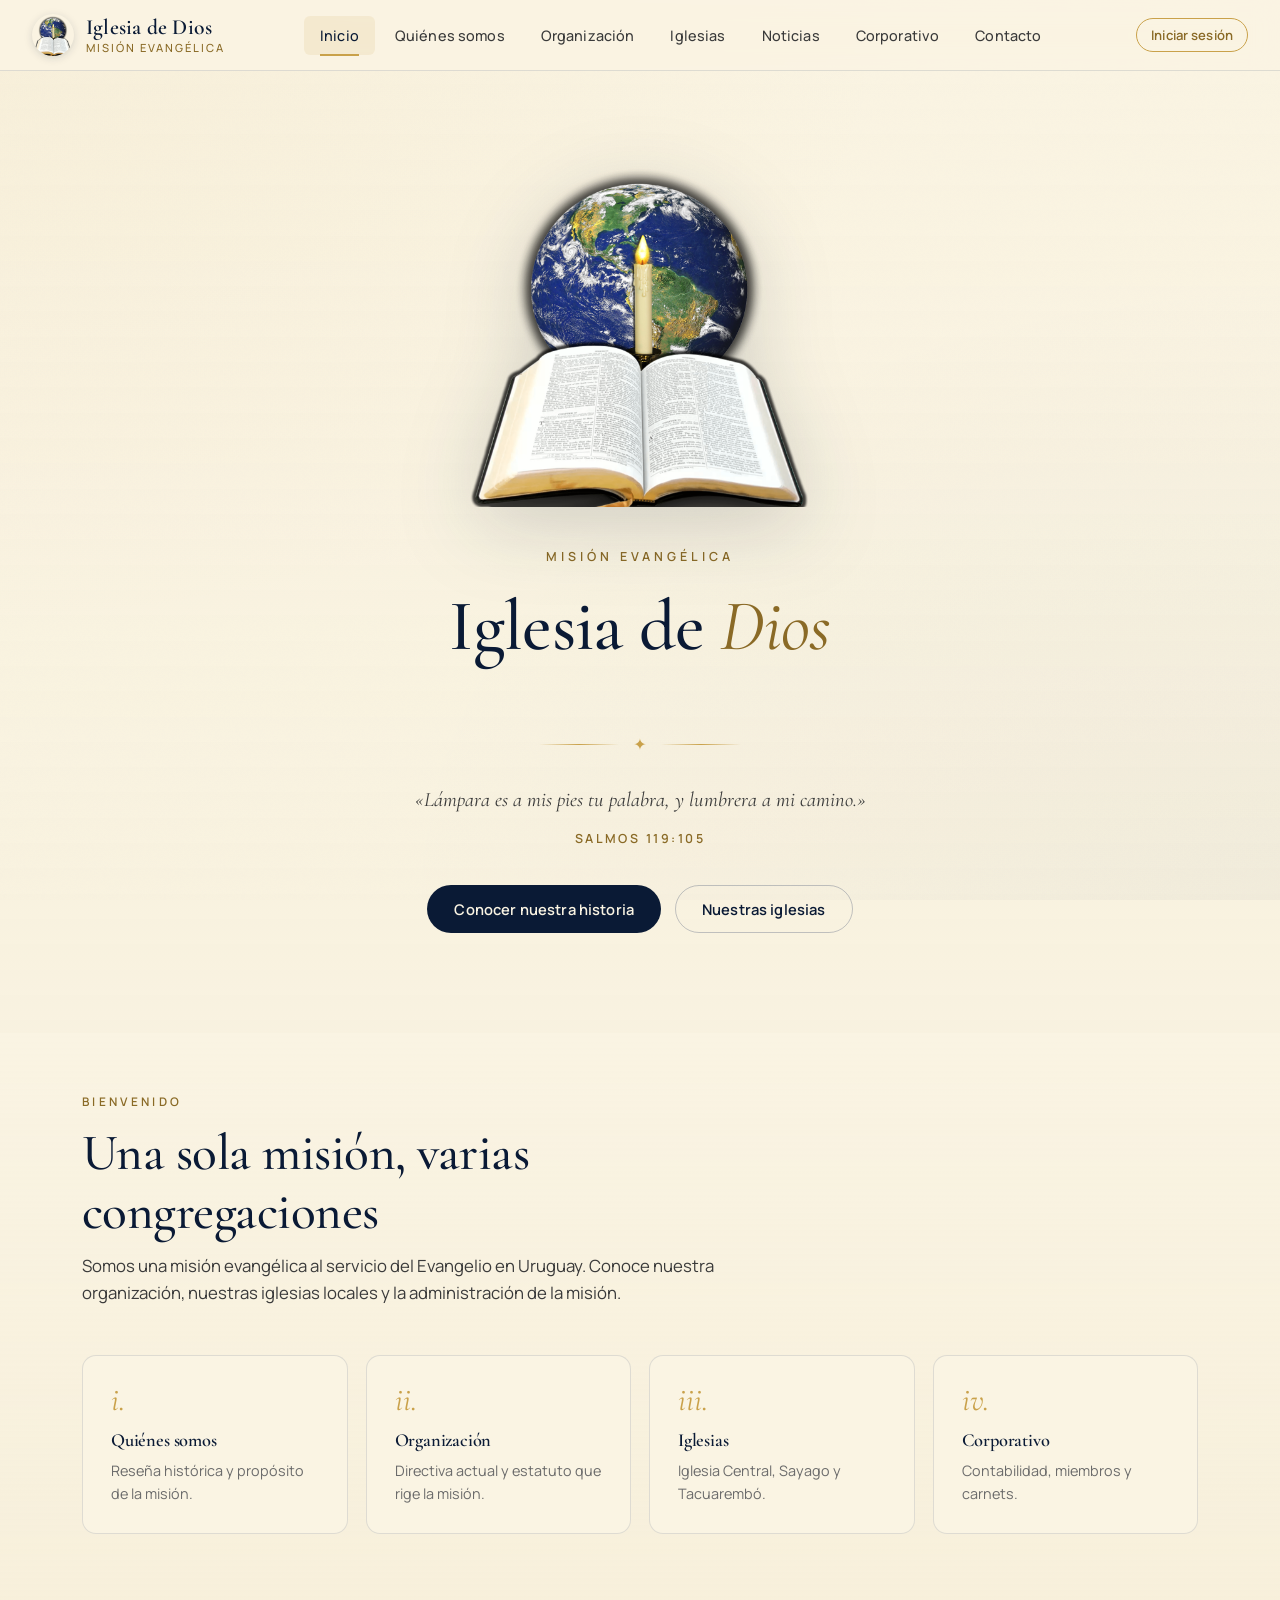
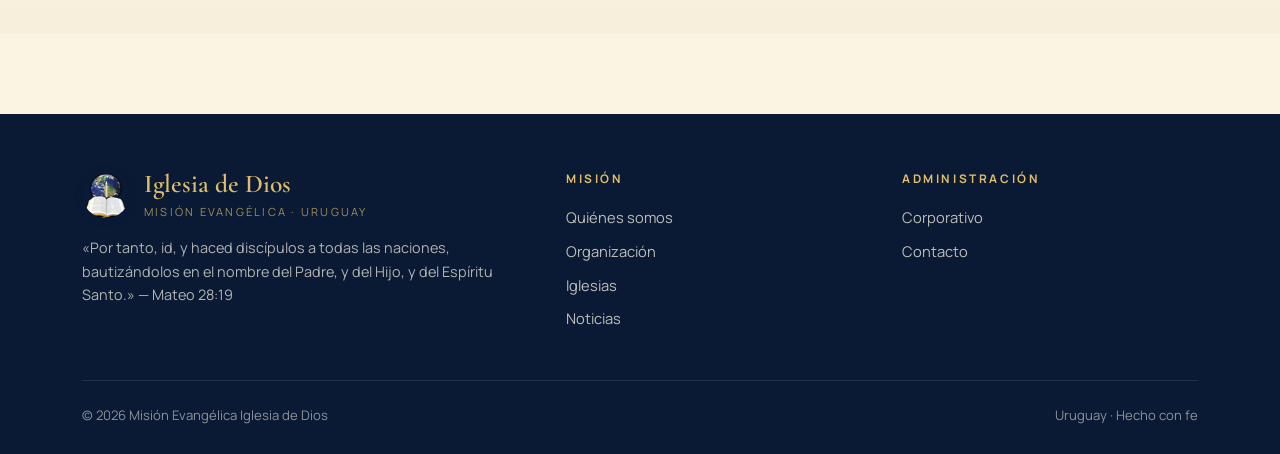
<file: index.html>
<!DOCTYPE html>
<html lang="es">
<head>
<meta charset="UTF-8">
<meta name="viewport" content="width=device-width, initial-scale=1.0">
<title>Iglesia de Dios — Misión Evangélica</title>
<meta name="description" content="Misión Evangélica Iglesia de Dios — Uruguay. Central, Sayago y Tacuarembó. Administración, miembros y contabilidad.">
<meta name="theme-color" content="#0a1a35">
<meta property="og:title" content="Iglesia de Dios — Misión Evangélica">
<meta property="og:description" content="Misión Evangélica en Uruguay. Conoce nuestras congregaciones y administración.">
<meta property="og:type" content="website">
<link rel="preconnect" href="https://fonts.googleapis.com">
<link rel="preconnect" href="https://fonts.gstatic.com" crossorigin>
<link href="https://fonts.googleapis.com/css2?family=Cormorant+Garamond:ital,wght@0,400;0,500;0,600;0,700;1,400;1,500&family=Manrope:wght@300;400;500;600;700&display=swap" rel="stylesheet">
<link rel="stylesheet" href="css/style.css">
</head>
<body>

<nav class="topbar">
  <div class="topbar-inner">
    <div class="brand" onclick="showSection('inicio')">
      <div class="brand-mark"></div>
      <div class="brand-text">
        <span class="name">Iglesia de Dios</span>
        <span class="sub">Misión Evangélica</span>
      </div>
    </div>
    <button class="nav-toggle" onclick="toggleNav()" aria-label="Menú">
      <svg viewBox="0 0 24 24" fill="none" stroke="currentColor" stroke-width="2"><path d="M4 6h16M4 12h16M4 18h16"/></svg>
    </button>
    <ul class="nav-tabs" id="navTabs">
      <li><button data-target="inicio" class="active" onclick="showSection('inicio')">Inicio</button></li>
      <li><button data-target="quienes" onclick="showSection('quienes')">Quiénes somos</button></li>
      <li><button data-target="organizacion" onclick="showSection('organizacion')">Organización</button></li>
      <li><button data-target="iglesias" onclick="showSection('iglesias')">Iglesias</button></li>
      <li><button data-target="noticias" onclick="showSection('noticias')">Noticias</button></li>
      <li><button data-target="corporativo" onclick="showSection('corporativo')">Corporativo</button></li>
      <li><button data-target="contacto" onclick="showSection('contacto')">Contacto</button></li>
    </ul>
    <div id="authBadge"></div>
  </div>
</nav>

<main class="page" id="mainContent">

<!-- ===== INICIO (inline para carga instantánea) ===== -->
<div id="section-inicio" class="section active">
  <div class="hero">
    <img class="hero-logo" src="logo_iglesia-de-dios_001.png" alt="Iglesia de Dios">
    <div class="hero-eyebrow">Misión Evangélica</div>
    <h1>Iglesia de <em>Dios</em></h1>
    <div class="ornament">✦</div>
    <p class="hero-verse">
      «Lámpara es a mis pies tu palabra, y lumbrera a mi camino.»
      <span class="hero-verse-ref">Salmos 119:105</span>
    </p>
    <div class="hero-cta">
      <button class="btn btn-primary" onclick="showSection('quienes')">Conocer nuestra historia</button>
      <button class="btn btn-outline" onclick="showSection('iglesias')">Nuestras iglesias</button>
    </div>
  </div>
  <div class="home-quick">
    <div class="container">
      <div class="section-head">
        <div class="section-eyebrow">Bienvenido</div>
        <h2>Una sola misión, varias congregaciones</h2>
        <p>Somos una misión evangélica al servicio del Evangelio en Uruguay. Conoce nuestra organización, nuestras iglesias locales y la administración de la misión.</p>
      </div>
      <div class="quick-grid">
        <div class="quick-card" onclick="showSection('quienes')">
          <div class="num">i.</div>
          <h4>Quiénes somos</h4>
          <p>Reseña histórica y propósito de la misión.</p>
        </div>
        <div class="quick-card" onclick="showSection('organizacion')">
          <div class="num">ii.</div>
          <h4>Organización</h4>
          <p>Directiva actual y estatuto que rige la misión.</p>
        </div>
        <div class="quick-card" onclick="showSection('iglesias')">
          <div class="num">iii.</div>
          <h4>Iglesias</h4>
          <p>Iglesia Central, Sayago y Tacuarembó.</p>
        </div>
        <div class="quick-card" onclick="showSection('corporativo')">
          <div class="num">iv.</div>
          <h4>Corporativo</h4>
          <p>Contabilidad, miembros y carnets.</p>
        </div>
      </div>
    </div>
  </div>
</div>

</main>

<footer class="foot">
  <div class="container">
    <div class="foot-grid">
      <div>
        <div class="foot-brand">
          <div class="brand-mark"></div>
          <div>
            <div class="name">Iglesia de Dios</div>
            <small>Misión Evangélica · Uruguay</small>
          </div>
        </div>
        <p>«Por tanto, id, y haced discípulos a todas las naciones, bautizándolos en el nombre del Padre, y del Hijo, y del Espíritu Santo.» — Mateo 28:19</p>
      </div>
      <div>
        <h5>Misión</h5>
        <ul>
          <li><a onclick="showSection('quienes')">Quiénes somos</a></li>
          <li><a onclick="showSection('organizacion')">Organización</a></li>
          <li><a onclick="showSection('iglesias')">Iglesias</a></li>
          <li><a onclick="showSection('noticias')">Noticias</a></li>
        </ul>
      </div>
      <div>
        <h5>Administración</h5>
        <ul>
          <li><a onclick="showSection('corporativo')">Corporativo</a></li>
          <li><a onclick="showSection('contacto')">Contacto</a></li>
        </ul>
      </div>
    </div>
    <div class="foot-bottom">
      <span>© <span id="footYear">2026</span> Misión Evangélica Iglesia de Dios</span>
      <span>Uruguay · Hecho con fe</span>
    </div>
  </div>
</footer>

<!-- LOADER -->
<div class="page-loader" id="pageLoader">
  <div class="loader-spinner"></div>
  <div class="loader-text">Cargando...</div>
</div>

<!-- TOAST -->
<div class="toast" id="toast">Listo</div>

<!-- MODAL LOGIN -->
<div class="modal-backdrop" id="loginModal">
  <div class="modal" style="max-width: 420px;">
    <div class="modal-head">
      <h3>Iniciar sesión</h3>
      <button class="modal-close" onclick="closeLoginModal()">×</button>
    </div>
    <div class="modal-body">
      <div id="loginError" class="login-error"></div>
      <form id="loginForm">
        <div class="field" style="margin-bottom: 16px;">
          <label>Usuario</label>
          <input type="text" id="loginUser" placeholder="Nombre de usuario" required autocomplete="username">
        </div>
        <div class="field" style="margin-bottom: 20px;">
          <label>Contraseña</label>
          <input type="password" id="loginPass" placeholder="••••••••" required autocomplete="current-password">
        </div>
        <button type="submit" class="btn btn-primary" style="width:100%;justify-content:center;">Ingresar</button>
      </form>
      <div class="login-hint">
        <strong>Usuarios demo:</strong>
        admin / presidente / secretario / tcentral / tsayago / ttacuarembo / vocal
        <br><span style="font-size:0.75rem;">Contraseña: el nombre de usuario + "123"</span>
      </div>
    </div>
  </div>
</div>

<!-- MODAL MIEMBROS -->
<div class="modal-backdrop" id="memberModal">
  <div class="modal">
    <div class="modal-head">
      <h3 id="memberModalTitle">Nuevo miembro</h3>
      <button class="modal-close" onclick="closeMemberModal()">×</button>
    </div>
    <div class="modal-body">
      <input type="hidden" id="memId">
      <div class="form-grid">
        <div class="field">
          <label>Nombre completo</label>
          <input type="text" id="memNombre" required>
        </div>
        <div class="field">
          <label>Documento</label>
          <input type="text" id="memDoc" placeholder="C.I.">
        </div>
      </div>
      <div class="form-grid">
        <div class="field">
          <label>Iglesia</label>
          <select id="memIglesia">
            <option value="central">Central</option>
            <option value="sayago">Sayago</option>
            <option value="tacuarembo">Tacuarembó</option>
          </select>
        </div>
        <div class="field">
          <label>Rol</label>
          <select id="memRol">
            <option value="Miembro">Miembro</option>
            <option value="Pastor">Pastor</option>
            <option value="Diácono">Diácono</option>
            <option value="Líder de jóvenes">Líder de jóvenes</option>
            <option value="Maestro/a">Maestro/a</option>
          </select>
        </div>
      </div>
      <div class="form-grid">
        <div class="field">
          <label>Fecha de ingreso</label>
          <input type="date" id="memIngreso">
        </div>
        <div class="field">
          <label>Estado</label>
          <select id="memEstado">
            <option value="activo">Activo</option>
            <option value="inactivo">Inactivo</option>
          </select>
        </div>
      </div>
      <div class="form-grid">
        <div class="field">
          <label>Teléfono</label>
          <input type="text" id="memTel">
        </div>
        <div class="field">
          <label>Email</label>
          <input type="email" id="memEmail">
        </div>
      </div>
    </div>
    <div class="modal-foot">
      <button class="btn btn-ghost btn-sm" onclick="closeMemberModal()">Cancelar</button>
      <button class="btn btn-primary btn-sm" onclick="saveMember()">Guardar</button>
    </div>
  </div>
</div>

<!-- MODAL MOVIMIENTO -->
<div class="modal-backdrop" id="movModal">
  <div class="modal">
    <div class="modal-head">
      <h3 id="movModalTitle">Nuevo movimiento contable</h3>
      <button class="modal-close" onclick="closeMovModal()">×</button>
    </div>
    <div class="modal-body">
      <input type="hidden" id="movId">
      <div class="form-grid">
        <div class="field">
          <label>Fecha</label>
          <input type="date" id="movFecha">
        </div>
        <div class="field">
          <label>Iglesia</label>
          <select id="movIglesia">
            <option value="central">Central</option>
            <option value="sayago">Sayago</option>
            <option value="tacuarembo">Tacuarembó</option>
          </select>
        </div>
      </div>
      <div class="form-grid">
        <div class="field">
          <label>Concepto</label>
          <input type="text" id="movConcepto" placeholder="Ej: Diezmo dominical, alquiler local…">
        </div>
      </div>
      <div class="form-grid">
        <div class="field">
          <label>Tipo</label>
          <select id="movTipo">
            <option value="ingreso">Ingreso</option>
            <option value="egreso">Egreso</option>
          </select>
        </div>
        <div class="field">
          <label>Monto (UYU)</label>
          <input type="number" id="movMonto" min="0" step="0.01">
        </div>
      </div>
    </div>
    <div class="modal-foot">
      <button class="btn btn-ghost btn-sm" onclick="closeMovModal()">Cancelar</button>
      <button class="btn btn-primary btn-sm" onclick="saveMov()">Guardar</button>
    </div>
  </div>
</div>

<!-- MODAL USUARIO -->
<div class="modal-backdrop" id="userModal">
  <div class="modal">
    <div class="modal-head">
      <h3 id="userModalTitle">Nuevo usuario</h3>
      <button class="modal-close" onclick="closeUserModal()">×</button>
    </div>
    <div class="modal-body">
      <input type="hidden" id="userId">
      <div class="form-grid">
        <div class="field">
          <label>Nombre completo</label>
          <input type="text" id="userNombre" required>
        </div>
        <div class="field">
          <label>Nombre de usuario</label>
          <input type="text" id="userUsername" required>
        </div>
      </div>
      <div class="form-grid">
        <div class="field">
          <label>Contraseña</label>
          <input type="password" id="userPass" required>
        </div>
        <div class="field">
          <label>Rol</label>
          <select id="userRol">
            <option value="admin">Admin</option>
            <option value="presidente">Presidente</option>
            <option value="secretario">Secretario/a</option>
            <option value="tesorero">Tesorero</option>
            <option value="vocal">Vocal</option>
          </select>
        </div>
      </div>
      <div class="form-grid">
        <div class="field">
          <label>Iglesia (solo tesoreros)</label>
          <select id="userIglesia">
            <option value="">Todas</option>
            <option value="central">Central</option>
            <option value="sayago">Sayago</option>
            <option value="tacuarembo">Tacuarembó</option>
          </select>
        </div>
      </div>
    </div>
    <div class="modal-foot">
      <button class="btn btn-ghost btn-sm" onclick="closeUserModal()">Cancelar</button>
      <button class="btn btn-primary btn-sm" onclick="saveUser()">Guardar</button>
    </div>
  </div>
</div>

<!-- MODAL CONFIRMACIÓN -->
<div class="modal-backdrop" id="confirmModal">
  <div class="modal" style="max-width: 420px;">
    <div class="modal-head">
      <h3 id="confirmTitle">Confirmar</h3>
      <button class="modal-close" onclick="closeConfirmModal()">×</button>
    </div>
    <div class="modal-body">
      <p id="confirmMessage" style="font-size:1rem;color:var(--ink-soft);line-height:1.6;">¿Estás seguro?</p>
    </div>
    <div class="modal-foot">
      <button class="btn btn-ghost btn-sm" onclick="closeConfirmModal()">Cancelar</button>
      <button class="btn btn-danger btn-sm" id="confirmBtn">Eliminar</button>
    </div>
  </div>
</div>

<script src="js/sections-embed.js"></script>
<script src="js/data.js"></script>
<script src="js/auth.js"></script>
<script src="js/app.js"></script>
<script>document.getElementById('footYear').textContent = new Date().getFullYear();</script>
</body>
</html>
</file>
<file: css/style.css>
:root {
  --navy-deep: #0a1a35;
  --navy: #142b54;
  --navy-soft: #1f3a6b;
  --cream: #faf4e3;
  --cream-warm: #f3e9cf;
  --parchment: #ede0bf;
  --gold: #c9a14a;
  --gold-bright: #e0bd6a;
  --gold-dark: #8a6a26;
  --ink: #1a1a1a;
  --ink-soft: #3a3a3a;
  --muted: #6b6b6b;
  --line: rgba(20,43,84,0.12);
  --line-strong: rgba(20,43,84,0.25);
  --shadow-sm: 0 1px 2px rgba(10,26,53,0.06), 0 2px 6px rgba(10,26,53,0.04);
  --shadow-md: 0 4px 12px rgba(10,26,53,0.08), 0 8px 24px rgba(10,26,53,0.06);
  --shadow-lg: 0 12px 32px rgba(10,26,53,0.12), 0 24px 60px rgba(10,26,53,0.08);
}

* { box-sizing: border-box; margin: 0; padding: 0; }
html { scroll-behavior: smooth; }

body {
  font-family: 'Manrope', system-ui, sans-serif;
  font-weight: 400;
  color: var(--ink);
  background: var(--cream);
  line-height: 1.6;
  -webkit-font-smoothing: antialiased;
  -moz-osx-font-smoothing: grayscale;
  background-image:
    radial-gradient(ellipse at top left, rgba(201,161,74,0.06) 0%, transparent 50%),
    radial-gradient(ellipse at bottom right, rgba(20,43,84,0.04) 0%, transparent 50%);
  background-attachment: fixed;
}

body::before {
  content: "";
  position: fixed;
  inset: 0;
  pointer-events: none;
  z-index: 0;
  opacity: 0.4;
  background-image:
    url("data:image/svg+xml;utf8,<svg xmlns='http://www.w3.org/2000/svg' width='200' height='200' viewBox='0 0 200 200'><filter id='n'><feTurbulence type='fractalNoise' baseFrequency='0.85' numOctaves='2' stitchTiles='stitch'/><feColorMatrix values='0 0 0 0 0.55  0 0 0 0 0.45  0 0 0 0 0.25  0 0 0 0.04 0'/></filter><rect width='100%25' height='100%25' filter='url(%23n)'/></svg>");
}

h1, h2, h3, h4 {
  font-family: 'Cormorant Garamond', Georgia, serif;
  font-weight: 500;
  color: var(--navy-deep);
  line-height: 1.15;
  letter-spacing: -0.01em;
}
h1 { font-size: clamp(2.5rem, 6vw, 4.5rem); font-weight: 500; }
h2 { font-size: clamp(2rem, 4vw, 3.25rem); font-weight: 500; }
h3 { font-size: clamp(1.4rem, 2.5vw, 1.85rem); font-weight: 600; }
h4 { font-size: 1.15rem; font-weight: 600; }
p { color: var(--ink-soft); }
a { color: var(--navy); text-decoration: none; transition: color 0.2s; }
a:hover { color: var(--gold-dark); }

/* ===== NAVIGATION ===== */
.topbar {
  position: sticky;
  top: 0;
  z-index: 100;
  background: rgba(250,244,227,0.92);
  backdrop-filter: saturate(140%) blur(12px);
  -webkit-backdrop-filter: saturate(140%) blur(12px);
  border-bottom: 1px solid var(--line);
}
.topbar-inner {
  max-width: 1280px;
  margin: 0 auto;
  padding: 14px 32px;
  display: flex;
  align-items: center;
  justify-content: space-between;
  gap: 24px;
}
.brand {
  display: flex;
  align-items: center;
  gap: 12px;
  cursor: pointer;
}
.brand-mark {
  width: 42px;
  height: 42px;
  border-radius: 50%;
  background-image: url('../logo_iglesia-de-dios_001.png');
  background-size: cover;
  background-position: center;
  box-shadow: 0 2px 8px rgba(10,26,53,0.15);
}
.brand-text { display: flex; flex-direction: column; line-height: 1; }
.brand-text .name {
  font-family: 'Cormorant Garamond', serif;
  font-size: 1.35rem;
  font-weight: 600;
  color: var(--navy-deep);
  letter-spacing: 0.01em;
}
.brand-text .sub {
  font-family: 'Manrope', sans-serif;
  font-size: 0.7rem;
  font-weight: 500;
  color: var(--gold-dark);
  text-transform: uppercase;
  letter-spacing: 0.18em;
  margin-top: 3px;
}
.nav-tabs {
  display: flex;
  align-items: center;
  gap: 4px;
  list-style: none;
}
.nav-tabs li { position: relative; }
.nav-tabs button {
  background: transparent;
  border: none;
  padding: 10px 16px;
  font-family: 'Manrope', sans-serif;
  font-size: 0.9rem;
  font-weight: 500;
  color: var(--ink-soft);
  cursor: pointer;
  border-radius: 6px;
  transition: all 0.2s;
  letter-spacing: 0.01em;
}
.nav-tabs button:hover { color: var(--navy-deep); background: rgba(20,43,84,0.05); }
.nav-tabs button.active { color: var(--navy-deep); background: rgba(201,161,74,0.12); }
.nav-tabs button.active::after {
  content: "";
  position: absolute;
  bottom: -1px;
  left: 16px;
  right: 16px;
  height: 2px;
  background: var(--gold);
}
.nav-toggle { display: none; }

@media (max-width: 920px) {
  .topbar-inner { padding: 12px 20px; }
  .nav-tabs { display: none; flex-direction: column; align-items: stretch; position: absolute; top: 100%; left: 0; right: 0; background: var(--cream); border-bottom: 1px solid var(--line); padding: 8px 16px 16px; box-shadow: var(--shadow-md); }
  .nav-tabs.open { display: flex; }
  .nav-tabs button { width: 100%; text-align: left; padding: 12px 14px; }
  .nav-tabs button.active::after { display: none; }
  .nav-toggle { display: inline-flex; align-items: center; justify-content: center; width: 40px; height: 40px; background: transparent; border: 1px solid var(--line-strong); border-radius: 6px; cursor: pointer; }
  .nav-toggle svg { width: 20px; height: 20px; }
  .brand-text .sub { display: none; }
}

.page { position: relative; z-index: 1; }
.section { display: none; animation: fadeIn 0.45s ease; }
.section.active { display: block; }

@keyframes fadeIn {
  from { opacity: 0; transform: translateY(8px); }
  to { opacity: 1; transform: translateY(0); }
}

.container { max-width: 1180px; margin: 0 auto; padding: 0 32px; }
@media (max-width: 720px) { .container { padding: 0 20px; } }

/* HERO */
.hero {
  min-height: calc(100vh - 70px);
  display: flex;
  flex-direction: column;
  align-items: center;
  justify-content: center;
  text-align: center;
  padding: 80px 32px 100px;
  position: relative;
}
.hero-logo { width: clamp(220px, 32vw, 360px); height: auto; margin-bottom: 40px; filter: drop-shadow(0 16px 40px rgba(10,26,53,0.18)); animation: heroIn 1.1s cubic-bezier(0.2,0.7,0.2,1); }
@keyframes heroIn { from { opacity: 0; transform: translateY(20px) scale(0.96); } to { opacity: 1; transform: translateY(0) scale(1); } }
.hero-eyebrow {
  font-family: 'Manrope', sans-serif;
  font-size: 0.78rem;
  font-weight: 600;
  color: var(--gold-dark);
  text-transform: uppercase;
  letter-spacing: 0.32em;
  margin-bottom: 18px;
}
.hero h1 { margin-bottom: 24px; max-width: 880px; }
.hero h1 em { font-style: italic; color: var(--gold-dark); font-weight: 400; }
.hero-verse {
  font-family: 'Cormorant Garamond', serif;
  font-style: italic;
  font-size: clamp(1.1rem, 1.6vw, 1.35rem);
  color: var(--ink-soft);
  max-width: 620px;
  margin: 0 auto 36px;
  line-height: 1.5;
}
.hero-verse-ref {
  font-family: 'Manrope', sans-serif;
  font-style: normal;
  font-size: 0.78rem;
  font-weight: 600;
  letter-spacing: 0.2em;
  text-transform: uppercase;
  color: var(--gold-dark);
  display: block;
  margin-top: 14px;
}
.hero-cta { display: flex; gap: 14px; flex-wrap: wrap; justify-content: center; }

/* BUTTONS */
.btn {
  display: inline-flex;
  align-items: center;
  gap: 8px;
  padding: 13px 26px;
  font-family: 'Manrope', sans-serif;
  font-size: 0.92rem;
  font-weight: 600;
  border-radius: 999px;
  cursor: pointer;
  transition: all 0.25s;
  border: 1px solid transparent;
  letter-spacing: 0.01em;
}
.btn-primary { background: var(--navy-deep); color: var(--cream); }
.btn-primary:hover { background: var(--navy); color: var(--cream-warm); transform: translateY(-1px); box-shadow: var(--shadow-md); }
.btn-outline { background: transparent; color: var(--navy-deep); border-color: var(--line-strong); }
.btn-outline:hover { border-color: var(--navy-deep); background: rgba(20,43,84,0.04); }
.btn-gold { background: var(--gold); color: var(--navy-deep); }
.btn-gold:hover { background: var(--gold-bright); transform: translateY(-1px); box-shadow: var(--shadow-md); }
.btn-ghost { background: transparent; color: var(--ink-soft); padding: 8px 14px; }
.btn-ghost:hover { color: var(--navy-deep); background: rgba(20,43,84,0.05); }
.btn-danger { background: transparent; color: #a8302d; border: 1px solid rgba(168,48,45,0.3); }
.btn-danger:hover { background: rgba(168,48,45,0.06); border-color: #a8302d; }
.btn-sm { padding: 7px 14px; font-size: 0.82rem; }

.ornament { display: flex; align-items: center; justify-content: center; gap: 14px; margin: 40px 0 28px; color: var(--gold); }
.ornament::before, .ornament::after { content: ""; height: 1px; width: 80px; background: linear-gradient(90deg, transparent, var(--gold), transparent); }

/* HOME QUICK */
.home-quick { padding: 60px 0 100px; background: linear-gradient(180deg, transparent, rgba(243,233,207,0.4)); }
.section-eyebrow {
  font-family: 'Manrope', sans-serif;
  font-size: 0.74rem;
  font-weight: 600;
  color: var(--gold-dark);
  text-transform: uppercase;
  letter-spacing: 0.28em;
  margin-bottom: 12px;
}
.section-head { margin-bottom: 48px; max-width: 720px; }
.section-head p { font-size: 1.05rem; margin-top: 12px; }
.quick-grid { display: grid; grid-template-columns: repeat(auto-fit, minmax(260px, 1fr)); gap: 18px; }
.quick-card {
  background: var(--cream);
  border: 1px solid var(--line);
  border-radius: 14px;
  padding: 28px;
  cursor: pointer;
  transition: all 0.25s;
  position: relative;
  overflow: hidden;
}
.quick-card::after { content: "→"; position: absolute; top: 24px; right: 24px; font-size: 1.3rem; color: var(--gold-dark); opacity: 0; transition: all 0.25s; }
.quick-card:hover { transform: translateY(-3px); box-shadow: var(--shadow-md); border-color: var(--gold); }
.quick-card:hover::after { opacity: 1; transform: translateX(0); }
.quick-card .num { font-family: 'Cormorant Garamond', serif; font-size: 2rem; font-style: italic; color: var(--gold); line-height: 1; margin-bottom: 14px; }
.quick-card h4 { margin-bottom: 8px; color: var(--navy-deep); }
.quick-card p { font-size: 0.9rem; color: var(--muted); }

/* CONTENT SECTIONS */
.content-section { padding: 80px 0 120px; }
.page-header { margin-bottom: 60px; padding-bottom: 28px; border-bottom: 1px solid var(--line); }
.page-header h2 { margin-top: 6px; }
.page-header p.lead { font-size: 1.15rem; color: var(--ink-soft); margin-top: 16px; max-width: 760px; }

/* PROSE */
.prose { max-width: 760px; margin: 0 auto; }
.prose p { font-size: 1.05rem; margin-bottom: 1.2em; line-height: 1.75; color: var(--ink-soft); }
.prose p.first::first-letter { font-family: 'Cormorant Garamond', serif; font-size: 4.2rem; font-weight: 500; float: left; line-height: 0.9; margin: 6px 12px 0 0; color: var(--gold-dark); }
.prose blockquote { border-left: 3px solid var(--gold); padding: 8px 0 8px 24px; margin: 32px 0; font-family: 'Cormorant Garamond', serif; font-style: italic; font-size: 1.3rem; color: var(--navy); }
.prose blockquote cite { display: block; font-style: normal; font-family: 'Manrope', sans-serif; font-size: 0.78rem; font-weight: 600; letter-spacing: 0.18em; text-transform: uppercase; color: var(--gold-dark); margin-top: 10px; }

/* DIRECTIVA */
.directiva-grid { display: grid; grid-template-columns: repeat(auto-fit, minmax(220px, 1fr)); gap: 20px; margin-bottom: 80px; }
.persona-card { background: var(--cream); border: 1px solid var(--line); border-radius: 12px; padding: 28px 24px; text-align: center; transition: all 0.2s; }
.persona-card:hover { box-shadow: var(--shadow-md); border-color: var(--line-strong); }
.persona-avatar { width: 72px; height: 72px; border-radius: 50%; background: linear-gradient(135deg, var(--navy-soft), var(--navy-deep)); color: var(--gold-bright); display: inline-flex; align-items: center; justify-content: center; font-family: 'Cormorant Garamond', serif; font-size: 1.7rem; font-weight: 600; margin-bottom: 16px; letter-spacing: 0.02em; }
.persona-card .role { font-family: 'Manrope', sans-serif; font-size: 0.72rem; font-weight: 700; letter-spacing: 0.22em; text-transform: uppercase; color: var(--gold-dark); margin-bottom: 8px; }
.persona-card .name { font-family: 'Cormorant Garamond', serif; font-size: 1.3rem; font-weight: 600; color: var(--navy-deep); margin-bottom: 6px; }
.persona-card .meta { font-size: 0.85rem; color: var(--muted); }

/* ESTATUTO */
.estatuto { background: var(--cream); border: 1px solid var(--line); border-radius: 12px; padding: 40px; }
.estatuto h3 { margin-bottom: 20px; }
.estatuto details { border-bottom: 1px solid var(--line); padding: 4px 0; }
.estatuto details:last-child { border-bottom: none; }
.estatuto summary { cursor: pointer; padding: 16px 0; font-family: 'Manrope', sans-serif; font-weight: 600; font-size: 0.98rem; color: var(--navy-deep); display: flex; align-items: center; justify-content: space-between; list-style: none; }
.estatuto summary::-webkit-details-marker { display: none; }
.estatuto summary::after { content: "+"; font-size: 1.4rem; color: var(--gold-dark); font-weight: 400; transition: transform 0.2s; }
.estatuto details[open] summary::after { transform: rotate(45deg); }
.estatuto details p { padding: 0 0 18px; font-size: 0.95rem; line-height: 1.7; color: var(--ink-soft); }

/* IGLESIAS */
.iglesias-grid { display: grid; grid-template-columns: repeat(auto-fit, minmax(300px, 1fr)); gap: 24px; }
.iglesia-card { background: var(--cream); border: 1px solid var(--line); border-radius: 14px; overflow: hidden; transition: all 0.25s; display: flex; flex-direction: column; }
.iglesia-card:hover { transform: translateY(-3px); box-shadow: var(--shadow-md); }
.iglesia-banner { height: 160px; background: linear-gradient(135deg, var(--navy-deep), var(--navy-soft)); position: relative; overflow: hidden; }
.iglesia-banner::before { content: ""; position: absolute; inset: 0; background-image: radial-gradient(circle at 30% 40%, rgba(201,161,74,0.4), transparent 50%), radial-gradient(circle at 70% 70%, rgba(224,189,106,0.2), transparent 50%); }
.iglesia-banner span { position: absolute; bottom: 16px; left: 24px; font-family: 'Manrope', sans-serif; font-size: 0.7rem; font-weight: 600; letter-spacing: 0.22em; text-transform: uppercase; color: var(--gold-bright); }
.iglesia-body { padding: 26px 28px 28px; flex: 1; display: flex; flex-direction: column; }
.iglesia-body h3 { margin-bottom: 12px; }
.iglesia-body p { font-size: 0.93rem; margin-bottom: 18px; flex: 1; }
.iglesia-meta { display: grid; gap: 6px; font-size: 0.85rem; margin-bottom: 18px; padding: 14px; background: rgba(20,43,84,0.03); border-radius: 8px; }
.iglesia-meta div { display: flex; gap: 8px; }
.iglesia-meta .label { color: var(--muted); font-weight: 600; min-width: 80px; }

/* NOTICIAS */
.noticias-grid { display: grid; grid-template-columns: repeat(auto-fit, minmax(320px, 1fr)); gap: 24px; }
.noticia-card { background: var(--cream); border: 1px solid var(--line); border-radius: 12px; overflow: hidden; cursor: pointer; transition: all 0.2s; }
.noticia-card:hover { transform: translateY(-2px); box-shadow: var(--shadow-md); }
.noticia-img { height: 180px; background: linear-gradient(135deg, #e8d9b0, #c9a14a); position: relative; }
.noticia-img.alt2 { background: linear-gradient(135deg, var(--navy-soft), var(--navy-deep)); }
.noticia-img.alt3 { background: linear-gradient(135deg, #d4af37, #8a6a26); }
.noticia-img::before { content: attr(data-icon); position: absolute; inset: 0; display: flex; align-items: center; justify-content: center; font-size: 3rem; color: rgba(255,255,255,0.85); font-family: 'Cormorant Garamond', serif; font-style: italic; }
.noticia-body { padding: 22px 24px 26px; }
.noticia-tag { font-size: 0.7rem; font-weight: 700; letter-spacing: 0.2em; text-transform: uppercase; color: var(--gold-dark); margin-bottom: 10px; }
.noticia-body h3 { font-size: 1.4rem; margin-bottom: 10px; }
.noticia-body .date { font-size: 0.82rem; color: var(--muted); margin-bottom: 12px; }
.noticia-body p { font-size: 0.92rem; }

/* ADMIN LAYOUT */
.admin-layout { display: grid; grid-template-columns: 240px 1fr; gap: 32px; align-items: start; }
@media (max-width: 920px) { .admin-layout { grid-template-columns: 1fr; } }
.admin-side { position: sticky; top: 90px; background: var(--cream); border: 1px solid var(--line); border-radius: 12px; padding: 14px; }
.admin-side h4 { font-family: 'Manrope', sans-serif; font-size: 0.7rem; font-weight: 700; text-transform: uppercase; letter-spacing: 0.22em; color: var(--gold-dark); padding: 8px 12px 14px; }
.admin-side button { display: flex; align-items: center; gap: 10px; width: 100%; text-align: left; background: transparent; border: none; padding: 11px 12px; font-family: 'Manrope', sans-serif; font-size: 0.92rem; color: var(--ink-soft); cursor: pointer; border-radius: 8px; transition: all 0.15s; margin-bottom: 2px; }
.admin-side button:hover { background: rgba(20,43,84,0.05); color: var(--navy-deep); }
.admin-side button.active { background: var(--navy-deep); color: var(--cream-warm); font-weight: 500; }
.admin-side button.active .ico { color: var(--gold-bright); }
.admin-side .ico { width: 18px; height: 18px; display: inline-flex; align-items: center; justify-content: center; color: var(--muted); }
.admin-main { background: var(--cream); border: 1px solid var(--line); border-radius: 14px; padding: 36px 36px 44px; min-height: 500px; }
@media (max-width: 720px) { .admin-main { padding: 28px 22px; } }
.admin-pane { display: none; }
.admin-pane.active { display: block; animation: fadeIn 0.3s ease; }

.pane-head { display: flex; align-items: flex-end; justify-content: space-between; flex-wrap: wrap; gap: 20px; margin-bottom: 32px; padding-bottom: 22px; border-bottom: 1px solid var(--line); }
.pane-head h3 { font-size: 1.85rem; }
.pane-head p { font-size: 0.9rem; color: var(--muted); margin-top: 4px; }

/* STATS */
.stats-grid { display: grid; grid-template-columns: repeat(auto-fit, minmax(180px, 1fr)); gap: 14px; margin-bottom: 32px; }
.stat { background: linear-gradient(180deg, rgba(20,43,84,0.03), transparent); border: 1px solid var(--line); border-radius: 10px; padding: 20px; }
.stat .label { font-size: 0.7rem; font-weight: 700; letter-spacing: 0.18em; text-transform: uppercase; color: var(--gold-dark); margin-bottom: 8px; }
.stat .value { font-family: 'Cormorant Garamond', serif; font-size: 2.2rem; font-weight: 600; color: var(--navy-deep); line-height: 1; }
.stat .delta { font-size: 0.78rem; color: var(--muted); margin-top: 6px; }
.stat .delta.up { color: #2c7a3e; }
.stat .delta.down { color: #a8302d; }

/* CHIPS */
.chip-row { display: flex; gap: 8px; flex-wrap: wrap; margin-bottom: 24px; }
.chip { padding: 7px 16px; border-radius: 999px; border: 1px solid var(--line-strong); background: transparent; font-family: 'Manrope', sans-serif; font-size: 0.85rem; font-weight: 500; cursor: pointer; color: var(--ink-soft); transition: all 0.15s; }
.chip:hover { border-color: var(--navy-deep); }
.chip.active { background: var(--navy-deep); color: var(--cream-warm); border-color: var(--navy-deep); }

/* TABLES */
.table-wrap { overflow-x: auto; border: 1px solid var(--line); border-radius: 10px; background: rgba(255,255,255,0.4); }
table { width: 100%; border-collapse: collapse; font-size: 0.9rem; }
thead { background: rgba(20,43,84,0.04); }
th { text-align: left; padding: 14px 16px; font-family: 'Manrope', sans-serif; font-size: 0.74rem; font-weight: 700; text-transform: uppercase; letter-spacing: 0.12em; color: var(--navy-deep); border-bottom: 1px solid var(--line); white-space: nowrap; }
td { padding: 14px 16px; border-bottom: 1px solid var(--line); color: var(--ink-soft); vertical-align: middle; }
tbody tr { transition: background 0.15s; }
tbody tr:hover { background: rgba(201,161,74,0.04); }
tbody tr:last-child td { border-bottom: none; }
td.amount { font-variant-numeric: tabular-nums; font-weight: 600; }
td.amount.income { color: #2c7a3e; }
td.amount.expense { color: #a8302d; }

.badge { display: inline-flex; align-items: center; padding: 3px 10px; border-radius: 999px; font-size: 0.72rem; font-weight: 600; letter-spacing: 0.04em; }
.badge.b-central { background: rgba(20,43,84,0.1); color: var(--navy-deep); }
.badge.b-sayago { background: rgba(201,161,74,0.18); color: var(--gold-dark); }
.badge.b-tacuarembo { background: rgba(44,122,62,0.12); color: #2c7a3e; }
.badge.b-active { background: rgba(44,122,62,0.12); color: #2c7a3e; }
.badge.b-inactive { background: rgba(168,48,45,0.1); color: #a8302d; }

/* TOOLBAR */
.toolbar { display: flex; gap: 12px; flex-wrap: wrap; align-items: center; justify-content: space-between; margin-bottom: 18px; }
.toolbar .left { display: flex; gap: 8px; flex-wrap: wrap; align-items: center; }
.toolbar .right { display: flex; gap: 8px; flex-wrap: wrap; }
.search-input { display: flex; align-items: center; gap: 8px; background: rgba(255,255,255,0.6); border: 1px solid var(--line-strong); border-radius: 999px; padding: 8px 14px; min-width: 240px; }
.search-input input { border: none; background: transparent; outline: none; font-family: 'Manrope', sans-serif; font-size: 0.9rem; width: 100%; color: var(--ink); }

/* FORMS */
.form-grid { display: grid; grid-template-columns: repeat(auto-fit, minmax(220px, 1fr)); gap: 16px; margin-bottom: 18px; }
.field { display: flex; flex-direction: column; gap: 6px; }
.field label { font-size: 0.78rem; font-weight: 600; letter-spacing: 0.06em; text-transform: uppercase; color: var(--navy-deep); }
.field input, .field select, .field textarea { padding: 10px 14px; border: 1px solid var(--line-strong); border-radius: 8px; font-family: 'Manrope', sans-serif; font-size: 0.95rem; background: rgba(255,255,255,0.6); color: var(--ink); outline: none; transition: border-color 0.15s, box-shadow 0.15s; }
.field input:focus, .field select:focus, .field textarea:focus { border-color: var(--navy-deep); box-shadow: 0 0 0 3px rgba(20,43,84,0.08); }
.field textarea { resize: vertical; min-height: 100px; }

/* MODAL */
.modal-backdrop {
  position: fixed;
  inset: 0;
  background: rgba(10,26,53,0.5);
  backdrop-filter: blur(4px);
  z-index: 200;
  display: none;
  align-items: center;
  justify-content: center;
  padding: 24px;
  animation: fadeIn 0.2s ease;
}
.modal-backdrop.open { display: flex; }
.modal { background: var(--cream); border-radius: 14px; width: 100%; max-width: 560px; max-height: 90vh; overflow-y: auto; box-shadow: var(--shadow-lg); }
.modal-head { display: flex; align-items: center; justify-content: space-between; padding: 22px 28px; border-bottom: 1px solid var(--line); }
.modal-head h3 { font-size: 1.5rem; }
.modal-close { background: transparent; border: none; width: 36px; height: 36px; border-radius: 8px; cursor: pointer; font-size: 1.4rem; color: var(--muted); }
.modal-close:hover { background: rgba(20,43,84,0.05); color: var(--navy-deep); }
.modal-body { padding: 24px 28px; }
.modal-foot { display: flex; gap: 10px; justify-content: flex-end; padding: 18px 28px 24px; border-top: 1px solid var(--line); }

/* CARNET */
.carnet {
  width: 100%;
  max-width: 380px;
  aspect-ratio: 1.586 / 1;
  background: linear-gradient(135deg, #0a1a35 0%, #142b54 50%, #1f3a6b 100%);
  border-radius: 14px;
  padding: 22px;
  position: relative;
  overflow: hidden;
  color: var(--cream-warm);
  box-shadow: var(--shadow-lg);
  margin: 20px auto;
}
.carnet::before { content: ""; position: absolute; inset: 0; background: radial-gradient(circle at 80% 20%, rgba(201,161,74,0.25), transparent 40%), radial-gradient(circle at 20% 80%, rgba(20,43,84,0.4), transparent 40%); pointer-events: none; }
.carnet-head { display: flex; align-items: center; gap: 10px; margin-bottom: 22px; position: relative; }
.carnet-mark { width: 32px; height: 32px; border-radius: 50%; background-image: url('../logo_iglesia-de-dios_001.png'); background-size: cover; background-position: center; }
.carnet-title { font-family: 'Cormorant Garamond', serif; font-size: 1.05rem; font-weight: 600; line-height: 1; color: var(--cream-warm); }
.carnet-title small { display: block; font-family: 'Manrope', sans-serif; font-size: 0.6rem; font-weight: 600; letter-spacing: 0.22em; color: var(--gold-bright); margin-top: 4px; }
.carnet-body { position: relative; padding-bottom: 32px; }
.carnet-name { font-family: 'Cormorant Garamond', serif; font-size: 1.55rem; font-weight: 600; margin-bottom: 4px; color: #fff; line-height: 1.1; }
.carnet-role { font-size: 0.7rem; font-weight: 600; letter-spacing: 0.18em; text-transform: uppercase; color: var(--gold-bright); margin-bottom: 18px; }
.carnet-info { display: grid; grid-template-columns: 1fr 1fr; gap: 10px 18px; font-size: 0.7rem; }
.carnet-info div { line-height: 1.3; }
.carnet-info .lbl { font-size: 0.6rem; letter-spacing: 0.15em; text-transform: uppercase; color: rgba(224,189,106,0.85); margin-bottom: 2px; }
.carnet-info .val { font-weight: 500; color: #fff; font-size: 0.85rem; font-family: 'Cormorant Garamond', serif; }
.carnet-foot { position: absolute; bottom: 16px; left: 22px; right: 22px; display: flex; align-items: center; justify-content: space-between; font-size: 0.6rem; letter-spacing: 0.15em; color: rgba(250,244,227,0.6); }
.carnet-id { font-family: 'Cormorant Garamond', serif; font-size: 0.85rem; letter-spacing: 0.08em; color: var(--gold-bright); }
.carnet-tools { display: flex; gap: 10px; flex-wrap: wrap; justify-content: center; margin-top: 20px; }

/* CONTACTO */
.contacto-grid { display: grid; grid-template-columns: 1fr 1.2fr; gap: 48px; align-items: start; }
@media (max-width: 820px) { .contacto-grid { grid-template-columns: 1fr; gap: 32px; } }
.contact-info { padding-top: 8px; }
.contact-block { margin-bottom: 28px; padding-bottom: 24px; border-bottom: 1px solid var(--line); }
.contact-block:last-child { border-bottom: none; margin-bottom: 0; }
.contact-block h4 { font-family: 'Manrope', sans-serif; font-size: 0.74rem; font-weight: 700; letter-spacing: 0.22em; text-transform: uppercase; color: var(--gold-dark); margin-bottom: 10px; }
.contact-block p { font-size: 1.02rem; color: var(--ink); }
.contact-block .small { font-size: 0.88rem; color: var(--muted); margin-top: 4px; }
.contact-form { background: var(--cream); border: 1px solid var(--line); border-radius: 14px; padding: 32px; }

/* FOOTER */
footer { background: var(--navy-deep); color: var(--cream-warm); padding: 56px 0 28px; margin-top: 80px; position: relative; z-index: 1; }
footer .container { color: var(--cream-warm); }
.foot-grid { display: grid; grid-template-columns: 1.5fr 1fr 1fr; gap: 40px; margin-bottom: 40px; }
@media (max-width: 720px) { .foot-grid { grid-template-columns: 1fr; gap: 28px; } }
.foot-brand { display: flex; gap: 14px; align-items: flex-start; margin-bottom: 16px; }
.foot-brand .brand-mark { width: 48px; height: 48px; flex-shrink: 0; }
.foot-brand .name { font-family: 'Cormorant Garamond', serif; font-size: 1.6rem; font-weight: 600; color: var(--gold-bright); line-height: 1.1; }
.foot-brand small { display: block; font-size: 0.7rem; letter-spacing: 0.2em; color: rgba(224,189,106,0.7); margin-top: 4px; text-transform: uppercase; }
.foot p { color: rgba(250,244,227,0.7); font-size: 0.9rem; line-height: 1.6; }
.foot h5 { font-family: 'Manrope', sans-serif; font-size: 0.74rem; font-weight: 700; letter-spacing: 0.22em; text-transform: uppercase; color: var(--gold-bright); margin-bottom: 16px; }
.foot ul { list-style: none; }
.foot li { margin-bottom: 8px; }
.foot a { color: rgba(250,244,227,0.75); font-size: 0.92rem; }
.foot a:hover { color: var(--gold-bright); }
.foot-bottom { border-top: 1px solid rgba(250,244,227,0.1); padding-top: 24px; display: flex; justify-content: space-between; flex-wrap: wrap; gap: 12px; font-size: 0.82rem; color: rgba(250,244,227,0.55); }

/* TOAST */
.toast {
  position: fixed;
  bottom: 28px;
  right: 28px;
  background: var(--navy-deep);
  color: var(--cream-warm);
  padding: 14px 22px;
  border-radius: 10px;
  font-size: 0.92rem;
  box-shadow: var(--shadow-lg);
  z-index: 300;
  opacity: 0;
  transform: translateY(20px);
  transition: all 0.3s;
  border-left: 3px solid var(--gold);
  max-width: 420px;
  pointer-events: none;
}
.toast.show { opacity: 1; transform: translateY(0); pointer-events: auto; }
.toast.toast-success { border-left-color: #2c7a3e; }
.toast.toast-error { border-left-color: #a8302d; }
.toast.toast-info { border-left-color: var(--navy); }

/* LOGIN BADGE */
.user-badge {
  display: flex;
  align-items: center;
  gap: 8px;
  padding: 6px 12px 6px 16px;
  background: rgba(20,43,84,0.06);
  border-radius: 999px;
  font-size: 0.8rem;
  color: var(--navy-deep);
}
.user-badge .role-tag {
  font-size: 0.62rem;
  font-weight: 700;
  text-transform: uppercase;
  letter-spacing: 0.12em;
  color: var(--gold-dark);
}
.user-badge .logout-btn {
  background: transparent;
  border: none;
  cursor: pointer;
  color: var(--muted);
  font-size: 1rem;
  padding: 2px 6px;
  border-radius: 4px;
  transition: all 0.15s;
}
.user-badge .logout-btn:hover { color: #a8302d; background: rgba(168,48,45,0.08); }

/* ERROR / WARNING */
.msg-info, .msg-error {
  padding: 16px 20px;
  border-radius: 10px;
  font-size: 0.95rem;
  margin: 20px 0;
}
.msg-info { background: rgba(20,43,84,0.06); border-left: 3px solid var(--navy); color: var(--ink-soft); }
.msg-error { background: rgba(168,48,45,0.06); border-left: 3px solid #a8302d; color: #a8302d; }

/* ===== LOADER ===== */
.page-loader {
  position: fixed;
  inset: 0;
  z-index: 500;
  background: rgba(250,244,227,0.85);
  backdrop-filter: blur(6px);
  display: flex;
  flex-direction: column;
  align-items: center;
  justify-content: center;
  gap: 20px;
  opacity: 0;
  pointer-events: none;
  transition: opacity 0.3s ease;
}
.page-loader.visible {
  opacity: 1;
  pointer-events: auto;
}
.loader-spinner {
  width: 44px;
  height: 44px;
  border: 3px solid var(--line-strong);
  border-top-color: var(--gold);
  border-radius: 50%;
  animation: spin 0.8s linear infinite;
}
@keyframes spin { to { transform: rotate(360deg); } }
.loader-text {
  font-family: 'Manrope', sans-serif;
  font-size: 0.85rem;
  color: var(--ink-soft);
  letter-spacing: 0.08em;
}

/* ===== LOGIN MODAL ===== */
.login-error {
  color: #a8302d;
  font-size: 0.9rem;
  margin-bottom: 14px;
  min-height: 1.4em;
}
.login-hint {
  margin-top: 24px;
  padding-top: 18px;
  border-top: 1px solid var(--line);
  font-size: 0.82rem;
  color: var(--muted);
  line-height: 1.6;
}
.login-hint strong {
  color: var(--ink-soft);
}

/* ===== TRANSICIONES MEJORADAS ===== */
.section {
  animation: sectionIn 0.4s cubic-bezier(0.2, 0.7, 0.2, 1);
}
@keyframes sectionIn {
  from { opacity: 0; transform: translateY(12px); }
  to { opacity: 1; transform: translateY(0); }
}

/* ===== HOVER MEJORADO EN CARDS ===== */
.quick-card, .iglesia-card, .noticia-card, .persona-card {
  transition: all 0.3s cubic-bezier(0.2, 0.7, 0.2, 1);
}

/* ===== SHADOW SUTIL PARA ELEVACIÓN ===== */
.hero {
  background: linear-gradient(180deg, rgba(250,244,227,0) 0%, rgba(243,233,207,0.15) 100%);
}

/* ===== BOTÓN DE LOGIN MÁS VISIBLE ===== */
#authBadge .btn-outline {
  border-color: var(--gold);
  color: var(--gold-dark);
  font-weight: 600;
}
#authBadge .btn-outline:hover {
  background: rgba(201,161,74,0.1);
  border-color: var(--gold-dark);
}

/* ===== MEJORA EN TABLAS: HOVER MÁS SUAVE ===== */
.table-wrap {
  box-shadow: var(--shadow-sm);
}

/* ===== BOTONES DE ACCIÓN MÁS CLAROS ===== */
.btn-ghost {
  font-weight: 500;
}
.btn-ghost:hover {
  background: rgba(20,43,84,0.04);
}

/* ===== RESPONSIVE MEJORADO ===== */
@media (max-width: 720px) {
  .hero { padding: 60px 20px 80px; }
  .content-section { padding: 50px 0 80px; }
  .admin-main { padding: 24px 18px; }
  .estatuto { padding: 24px; }
  .contact-form { padding: 24px; }
  .foot-grid { gap: 24px; }
}

/* ===== PRINT ===== */
@media print {
  .topbar, footer, .page-loader, .toast, .modal-backdrop, .nav-toggle, #authBadge, .admin-side, .carnet-tools { display: none !important; }
  .admin-layout { display: block; }
  .admin-main { border: none; padding: 0; box-shadow: none; }
  .carnet { break-inside: avoid; box-shadow: none; border: 2px solid #ccc; margin: 0; }
  .section { animation: none !important; }
  body { background: #fff; }
}
</file>
